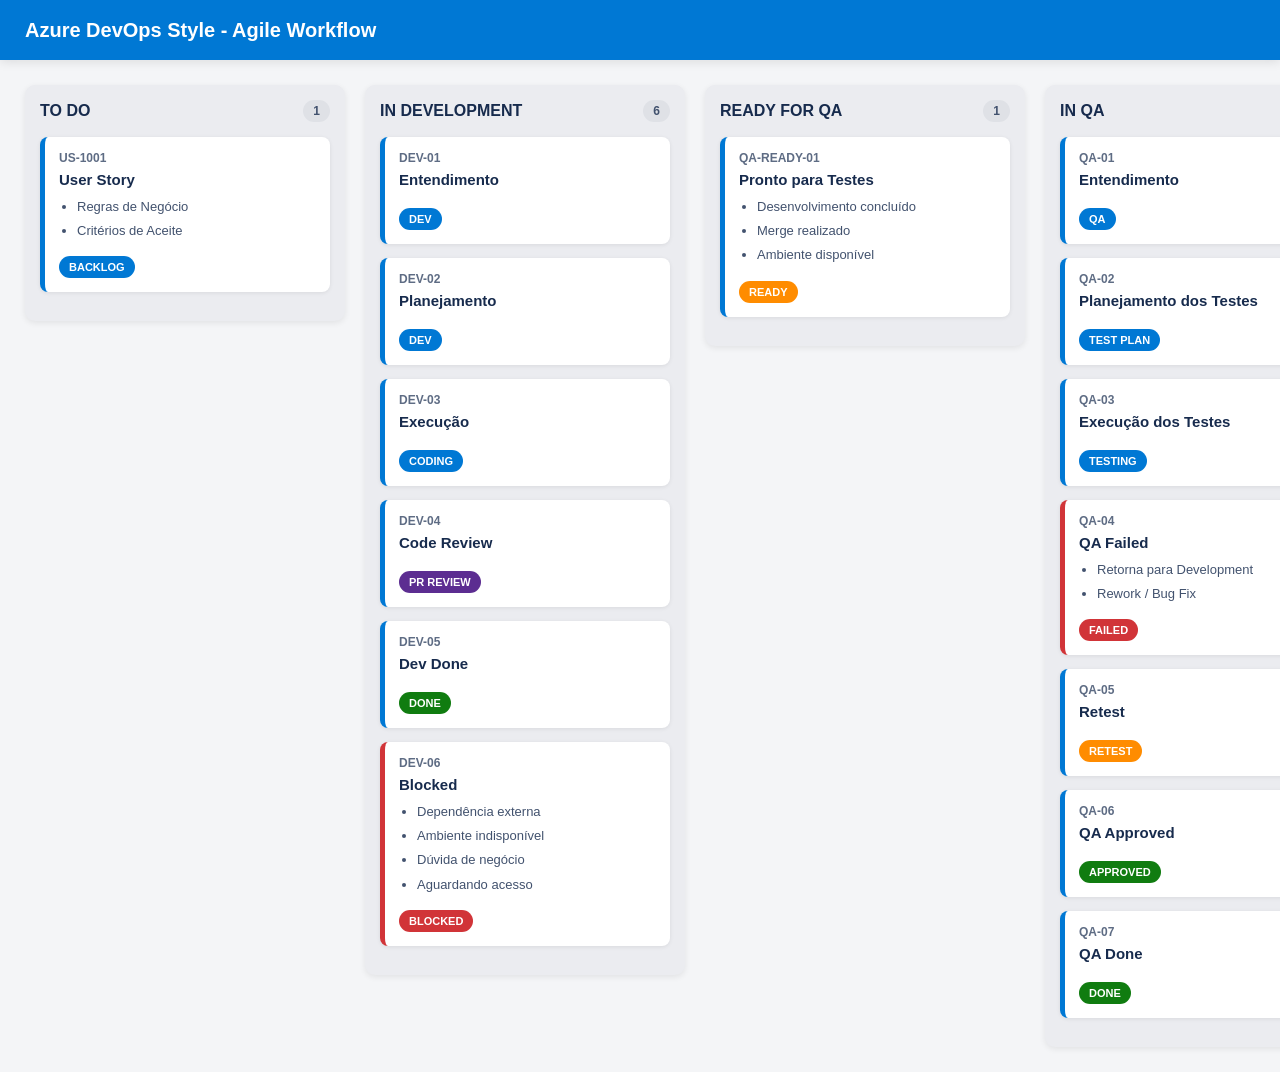
<file: azude.html>
<!DOCTYPE html>
<html lang="pt-BR">
<head>
  <meta charset="UTF-8" />
  <meta name="viewport" content="width=device-width, initial-scale=1.0"/>
  <title>Azure DevOps Style Workflow</title>

  <style>
    *{
      margin:0;
      padding:0;
      box-sizing:border-box;
      font-family: "Segoe UI", sans-serif;
    }

    body{
      background:#f4f5f7;
      color:#172b4d;
      overflow-x:auto;
    }

    .topbar{
      height:60px;
      background:#0078d4;
      color:white;
      display:flex;
      align-items:center;
      padding:0 25px;
      font-size:20px;
      font-weight:600;
      box-shadow:0 2px 10px rgba(0,0,0,0.1);
    }

    .board{
      display:flex;
      gap:20px;
      padding:25px;
      min-height:calc(100vh - 60px);
      align-items:flex-start;
    }

    .column{
      min-width:320px;
      max-width:320px;
      background:#ebecf0;
      border-radius:10px;
      padding:15px;
      box-shadow:0 2px 6px rgba(0,0,0,0.08);
    }

    .column-header{
      display:flex;
      justify-content:space-between;
      align-items:center;
      margin-bottom:15px;
    }

    .column-title{
      font-size:16px;
      font-weight:700;
      color:#172b4d;
    }

    .count{
      background:#dfe1e6;
      color:#42526e;
      border-radius:20px;
      padding:4px 10px;
      font-size:12px;
      font-weight:600;
    }

    .card{
      background:white;
      border-radius:8px;
      padding:14px;
      margin-bottom:14px;
      box-shadow:0 1px 4px rgba(0,0,0,0.08);
      border-left:5px solid #0078d4;
      transition:0.2s;
    }

    .card:hover{
      transform:translateY(-2px);
      box-shadow:0 6px 18px rgba(0,0,0,0.12);
    }

    .card-id{
      font-size:12px;
      color:#5e6c84;
      margin-bottom:6px;
      font-weight:600;
    }

    .card-title{
      font-size:15px;
      font-weight:700;
      margin-bottom:10px;
      color:#172b4d;
    }

    .card ul{
      margin-left:18px;
    }

    .card li{
      font-size:13px;
      margin-bottom:6px;
      line-height:1.4;
      color:#42526e;
    }

    .tag{
      display:inline-block;
      margin-top:10px;
      padding:5px 10px;
      border-radius:20px;
      font-size:11px;
      font-weight:700;
      color:white;
    }

    .blue{ background:#0078d4; }
    .green{ background:#107c10; }
    .orange{ background:#ff8c00; }
    .red{ background:#d13438; }
    .purple{ background:#5c2d91; }

    .dod{
      border-left-color:#107c10;
    }

    .blocked{
      border-left-color:#d13438;
    }

    .uat{
      border-left-color:#5c2d91;
    }

    .deploy{
      border-left-color:#ff8c00;
    }

  </style>
</head>

<body>

  <div class="topbar">
    Azure DevOps Style - Agile Workflow
  </div>

  <div class="board">

    <!-- TO DO -->
    <div class="column">
      <div class="column-header">
        <div class="column-title">TO DO</div>
        <div class="count">1</div>
      </div>

      <div class="card">
        <div class="card-id">US-1001</div>
        <div class="card-title">User Story</div>

        <ul>
          <li>Regras de Negócio</li>
          <li>Critérios de Aceite</li>
        </ul>

        <span class="tag blue">BACKLOG</span>
      </div>
    </div>

    <!-- DEVELOPMENT -->
    <div class="column">
      <div class="column-header">
        <div class="column-title">IN DEVELOPMENT</div>
        <div class="count">6</div>
      </div>

      <div class="card">
        <div class="card-id">DEV-01</div>
        <div class="card-title">Entendimento</div>
        <span class="tag blue">DEV</span>
      </div>

      <div class="card">
        <div class="card-id">DEV-02</div>
        <div class="card-title">Planejamento</div>
        <span class="tag blue">DEV</span>
      </div>

      <div class="card">
        <div class="card-id">DEV-03</div>
        <div class="card-title">Execução</div>
        <span class="tag blue">CODING</span>
      </div>

      <div class="card">
        <div class="card-id">DEV-04</div>
        <div class="card-title">Code Review</div>
        <span class="tag purple">PR REVIEW</span>
      </div>

      <div class="card">
        <div class="card-id">DEV-05</div>
        <div class="card-title">Dev Done</div>
        <span class="tag green">DONE</span>
      </div>

      <div class="card blocked">
        <div class="card-id">DEV-06</div>
        <div class="card-title">Blocked</div>

        <ul>
          <li>Dependência externa</li>
          <li>Ambiente indisponível</li>
          <li>Dúvida de negócio</li>
          <li>Aguardando acesso</li>
        </ul>

        <span class="tag red">BLOCKED</span>
      </div>
    </div>

    <!-- READY FOR QA -->
    <div class="column">
      <div class="column-header">
        <div class="column-title">READY FOR QA</div>
        <div class="count">1</div>
      </div>

      <div class="card">
        <div class="card-id">QA-READY-01</div>
        <div class="card-title">Pronto para Testes</div>

        <ul>
          <li>Desenvolvimento concluído</li>
          <li>Merge realizado</li>
          <li>Ambiente disponível</li>
        </ul>

        <span class="tag orange">READY</span>
      </div>
    </div>

    <!-- QA -->
    <div class="column">
      <div class="column-header">
        <div class="column-title">IN QA</div>
        <div class="count">7</div>
      </div>

      <div class="card">
        <div class="card-id">QA-01</div>
        <div class="card-title">Entendimento</div>
        <span class="tag blue">QA</span>
      </div>

      <div class="card">
        <div class="card-id">QA-02</div>
        <div class="card-title">Planejamento dos Testes</div>
        <span class="tag blue">TEST PLAN</span>
      </div>

      <div class="card">
        <div class="card-id">QA-03</div>
        <div class="card-title">Execução dos Testes</div>
        <span class="tag blue">TESTING</span>
      </div>

      <div class="card blocked">
        <div class="card-id">QA-04</div>
        <div class="card-title">QA Failed</div>

        <ul>
          <li>Retorna para Development</li>
          <li>Rework / Bug Fix</li>
        </ul>

        <span class="tag red">FAILED</span>
      </div>

      <div class="card">
        <div class="card-id">QA-05</div>
        <div class="card-title">Retest</div>
        <span class="tag orange">RETEST</span>
      </div>

      <div class="card">
        <div class="card-id">QA-06</div>
        <div class="card-title">QA Approved</div>
        <span class="tag green">APPROVED</span>
      </div>

      <div class="card">
        <div class="card-id">QA-07</div>
        <div class="card-title">QA Done</div>
        <span class="tag green">DONE</span>
      </div>
    </div>

    <!-- UAT -->
    <div class="column">
      <div class="column-header">
        <div class="column-title">UAT</div>
        <div class="count">3</div>
      </div>

      <div class="card uat">
        <div class="card-id">UAT-01</div>
        <div class="card-title">Validação de Negócio</div>

        <ul>
          <li>Cliente</li>
          <li>Product Owner</li>
          <li>Usuário de negócio</li>
          <li>Área solicitante</li>
        </ul>

        <span class="tag purple">BUSINESS</span>
      </div>

      <div class="card uat">
        <div class="card-id">UAT-02</div>
        <div class="card-title">Objetivo</div>

        <ul>
          <li>Validar regras de negócio</li>
          <li>Validar comportamento funcional</li>
          <li>Aprovação do negócio</li>
        </ul>

        <span class="tag purple">VALIDATION</span>
      </div>

      <div class="card uat">
        <div class="card-id">UAT-03</div>
        <div class="card-title">Resultado</div>

        <ul>
          <li>UAT Failed</li>
          <li>Retorna para Development</li>
          <li>UAT Approved</li>
        </ul>

        <span class="tag purple">APPROVAL</span>
      </div>
    </div>

    <!-- DEPLOY -->
    <div class="column">
      <div class="column-header">
        <div class="column-title">READY FOR DEPLOY</div>
        <div class="count">2</div>
      </div>

      <div class="card deploy">
        <div class="card-id">DEPLOY-01</div>
        <div class="card-title">Condições</div>

        <ul>
          <li>DEV aprovado</li>
          <li>QA aprovado</li>
          <li>UAT aprovado</li>
        </ul>

        <span class="tag orange">RELEASE</span>
      </div>

      <div class="card deploy">
        <div class="card-id">DEPLOY-02</div>
        <div class="card-title">Cenários comuns</div>

        <ul>
          <li>Deploy manual</li>
          <li>Janela de publicação</li>
          <li>DevOps/SRE</li>
          <li>Aprovação de release</li>
        </ul>

        <span class="tag orange">DEPLOY</span>
      </div>
    </div>

    <!-- DONE -->
    <div class="column">
      <div class="column-header">
        <div class="column-title">DONE</div>
        <div class="count">2</div>
      </div>

      <div class="card">
        <div class="card-id">DONE-01</div>
        <div class="card-title">Entrega Finalizada</div>

        <ul>
          <li>Deploy realizado</li>
          <li>Fluxo concluído</li>
          <li>Entrega publicada</li>
        </ul>

        <span class="tag green">DONE</span>
      </div>

      <div class="card dod">
        <div class="card-id">DoD-01</div>
        <div class="card-title">Definition of Done</div>

        <ul>
          <li>Code Review aprovado</li>
          <li>QA aprovado</li>
          <li>UAT aprovado</li>
          <li>Deploy realizado</li>
          <li>Sem bugs críticos</li>
          <li>Documentação atualizada</li>
        </ul>

        <span class="tag green">QUALITY</span>
      </div>
    </div>

  </div>

</body>
</html>
</file>
